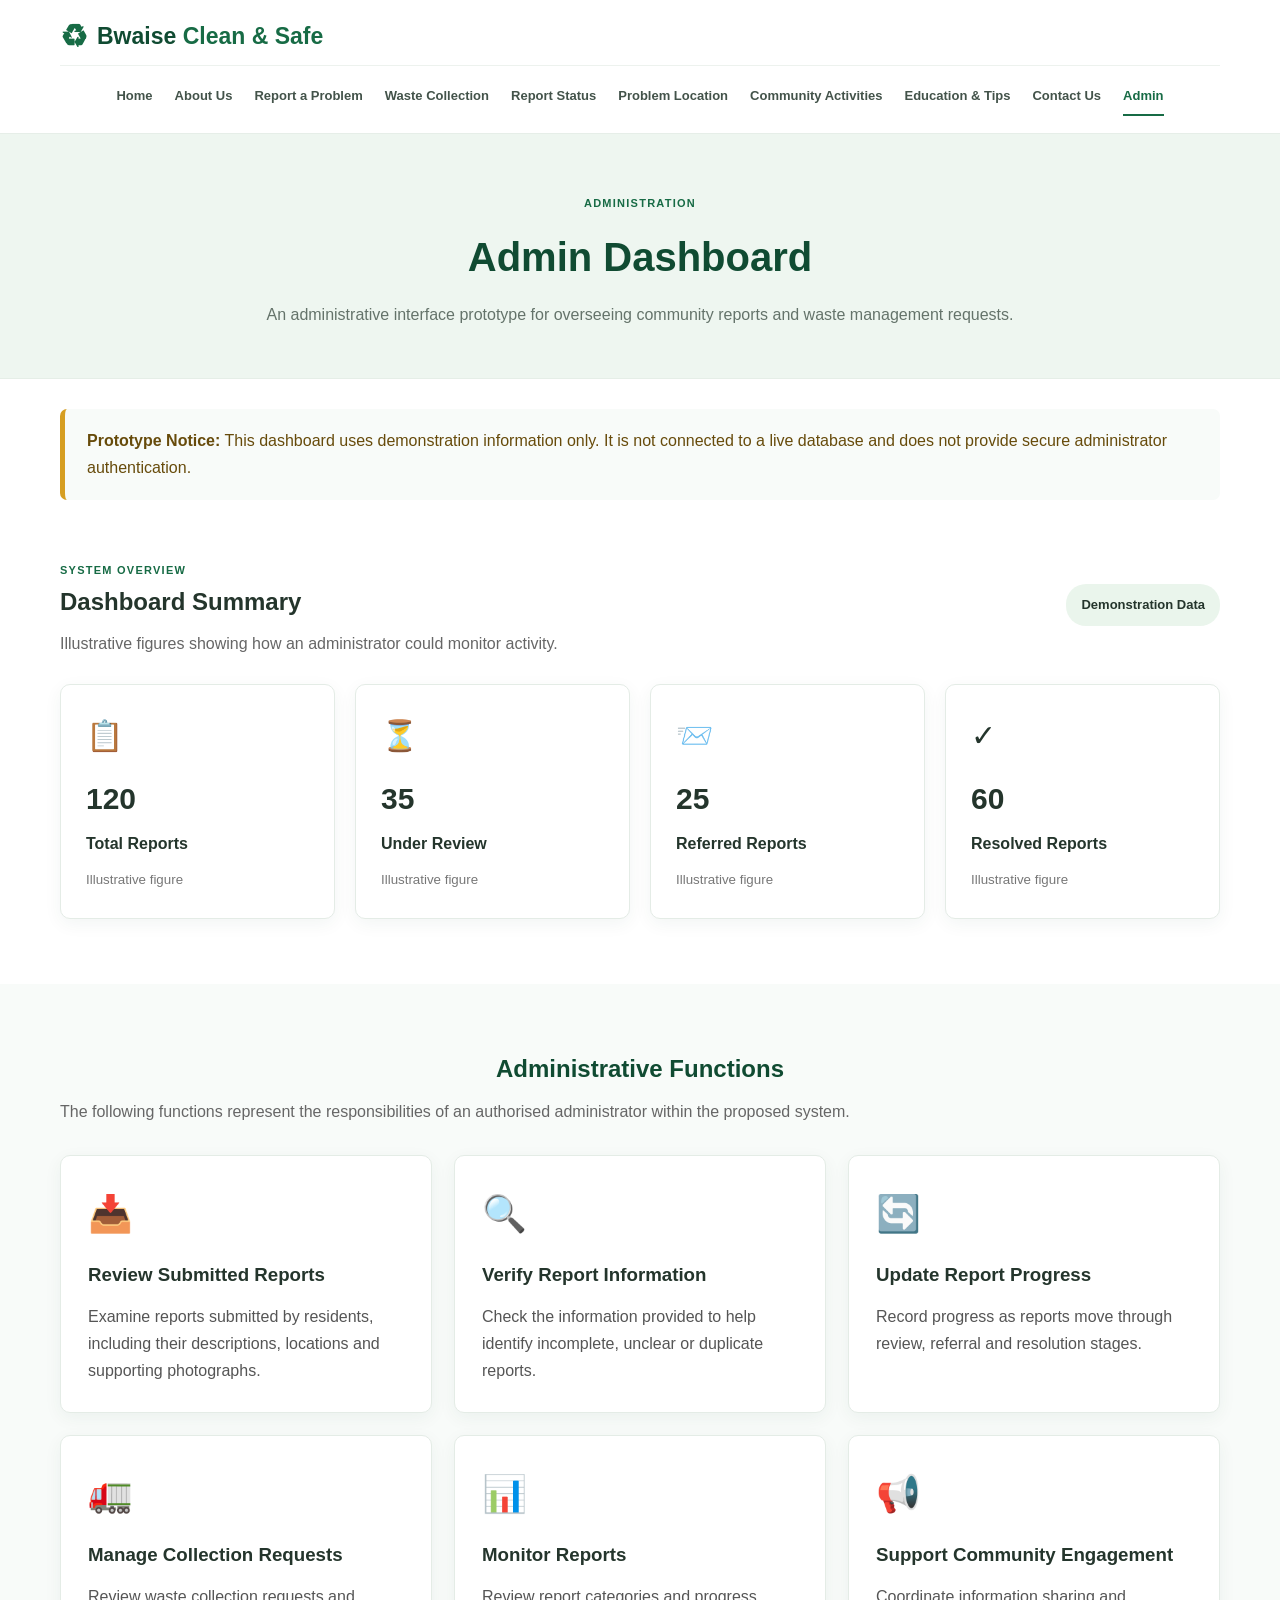
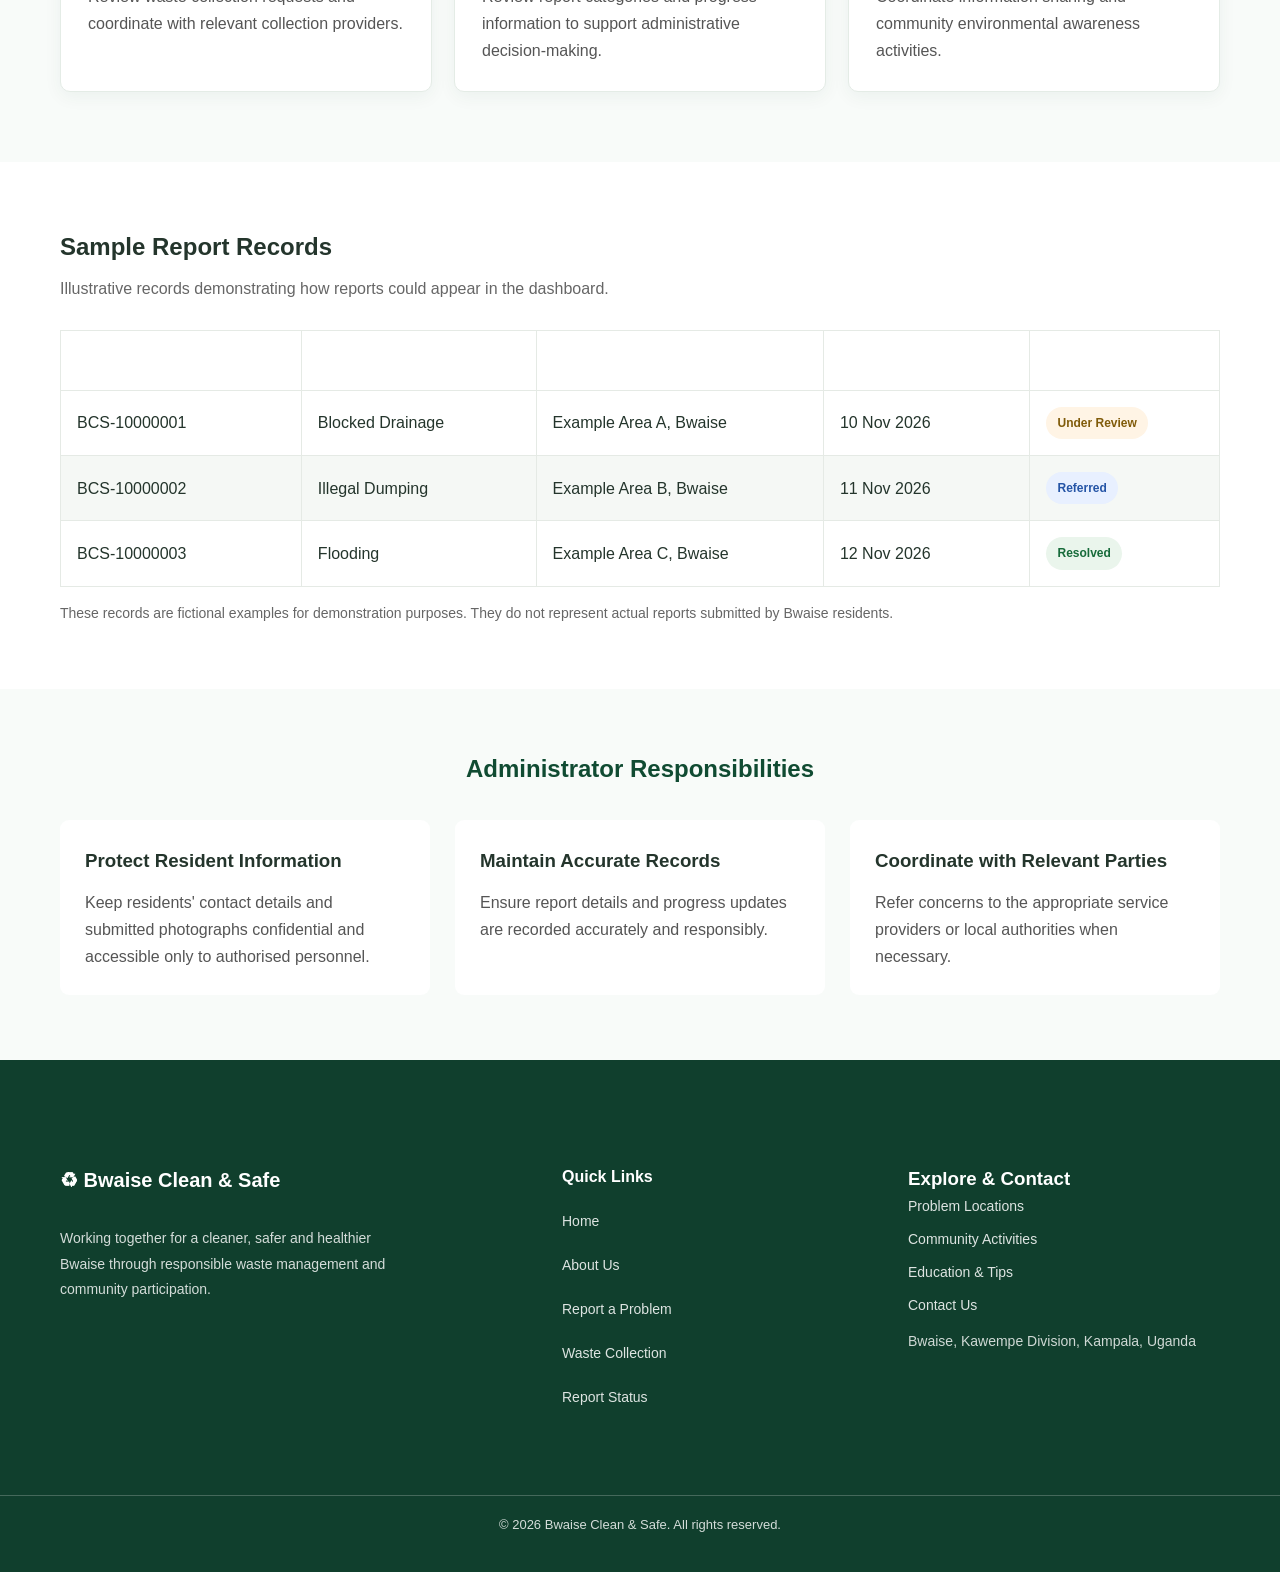
<file: admin.html>
<!DOCTYPE html>
<html lang="en">
<head>
    <meta charset="UTF-8">
    <meta name="viewport" content="width=device-width, initial-scale=1.0">
    <meta name="description" content="Administrative dashboard prototype for the Bwaise Clean & Safe community waste management system.">
    <title>Admin Dashboard | Bwaise Clean & Safe</title>
    <link rel="stylesheet" href="css/style.css">
</head>
<body>

    <header class="site-header">
        <div class="container header-content">
                    <a href="index.html" class="logo">
                <span class="logo-icon">♻</span>
                <span>Bwaise <strong>Clean & Safe</strong></span>
            </a>


            <nav class="main-nav">
                <a href="index.html">Home</a>
                <a href="about.html">About Us</a>
                <a href="report-problem.html">Report a Problem</a>
                <a href="waste-collection.html">Waste Collection</a>
                <a href="report-status.html">Report Status</a>
                <a href="locations.html">Problem Location</a>
                <a href="community.html">Community Activities</a>
                <a href="education.html">Education & Tips</a>
                <a href="contact.html">Contact Us</a>
                <a href="admin.html" class="active">Admin</a>
            </nav>
        </div>
    </header>

    <main>

        <!-- DASHBOARD BANNER -->
        <section class="page-banner admin-banner">
            <div class="container">
                <span class="section-label">ADMINISTRATION</span>
                <h1>Admin Dashboard</h1>
                <p>
                    An administrative interface prototype for overseeing
                    community reports and waste management requests.
                </p>
            </div>
        </section>

        <!-- PROTOTYPE NOTICE -->
        <section class="container admin-notice">
            <strong>Prototype Notice:</strong>
            This dashboard uses demonstration information only.
            It is not connected to a live database and does not provide
            secure administrator authentication.
        </section>

        <!-- DASHBOARD OVERVIEW -->
        <section class="admin-overview container">

            <div class="admin-heading">
                <div>
                    <span class="section-label">SYSTEM OVERVIEW</span>
                    <h2>Dashboard Summary</h2>
                    <p>Illustrative figures showing how an administrator could monitor activity.</p>
                </div>

                <span class="admin-date">Demonstration Data</span>
            </div>

            <div class="admin-stats">

                <div class="admin-stat-card">
                    <span class="stat-icon">📋</span>
                    <h3>120</h3>
                    <p>Total Reports</p>
                    <small>Illustrative figure</small>
                </div>

                <div class="admin-stat-card">
                    <span class="stat-icon">⏳</span>
                    <h3>35</h3>
                    <p>Under Review</p>
                    <small>Illustrative figure</small>
                </div>

                <div class="admin-stat-card">
                    <span class="stat-icon">📨</span>
                    <h3>25</h3>
                    <p>Referred Reports</p>
                    <small>Illustrative figure</small>
                </div>

                <div class="admin-stat-card">
                    <span class="stat-icon">✓</span>
                    <h3>60</h3>
                    <p>Resolved Reports</p>
                    <small>Illustrative figure</small>
                </div>

            </div>
        </section>

        <!-- ADMIN FUNCTIONS -->
        <section class="admin-functions-section">
            <div class="container">

                <h2>Administrative Functions</h2>

                <p class="section-description">
                    The following functions represent the responsibilities
                    of an authorised administrator within the proposed system.
                </p>

                <div class="admin-functions-grid">

                    <article class="admin-function-card">
                        <span>📥</span>
                        <h3>Review Submitted Reports</h3>
                        <p>
                            Examine reports submitted by residents,
                            including their descriptions, locations
                            and supporting photographs.
                        </p>
                    </article>

                    <article class="admin-function-card">
                        <span>🔍</span>
                        <h3>Verify Report Information</h3>
                        <p>
                            Check the information provided to help
                            identify incomplete, unclear or duplicate reports.
                        </p>
                    </article>

                    <article class="admin-function-card">
                        <span>🔄</span>
                        <h3>Update Report Progress</h3>
                        <p>
                            Record progress as reports move through
                            review, referral and resolution stages.
                        </p>
                    </article>

                    <article class="admin-function-card">
                        <span>🚛</span>
                        <h3>Manage Collection Requests</h3>
                        <p>
                            Review waste collection requests and coordinate
                            with relevant collection providers.
                        </p>
                    </article>

                    <article class="admin-function-card">
                        <span>📊</span>
                        <h3>Monitor Reports</h3>
                        <p>
                            Review report categories and progress information
                            to support administrative decision-making.
                        </p>
                    </article>

                    <article class="admin-function-card">
                        <span>📢</span>
                        <h3>Support Community Engagement</h3>
                        <p>
                            Coordinate information sharing and community
                            environmental awareness activities.
                        </p>
                    </article>

                </div>
            </div>
        </section>

        <!-- SAMPLE REPORT TABLE -->
        <section class="admin-reports container">

            <div class="admin-heading">
                <div>
                    <h2>Sample Report Records</h2>
                    <p>Illustrative records demonstrating how reports could appear in the dashboard.</p>
                </div>
            </div>

            <div class="admin-table-wrapper">
                <table class="admin-table">
                    <thead>
                        <tr>
                            <th>Reference Number</th>
                            <th>Problem Category</th>
                            <th>Location</th>
                            <th>Date Submitted</th>
                            <th>Report Status</th>
                        </tr>
                    </thead>

                    <tbody>
                        <tr>
                            <td>BCS-10000001</td>
                            <td>Blocked Drainage</td>
                            <td>Example Area A, Bwaise</td>
                            <td>10 Nov 2026</td>
                            <td><span class="admin-status under-review">Under Review</span></td>
                        </tr>

                        <tr>
                            <td>BCS-10000002</td>
                            <td>Illegal Dumping</td>
                            <td>Example Area B, Bwaise</td>
                            <td>11 Nov 2026</td>
                            <td><span class="admin-status referred">Referred</span></td>
                        </tr>

                        <tr>
                            <td>BCS-10000003</td>
                            <td>Flooding</td>
                            <td>Example Area C, Bwaise</td>
                            <td>12 Nov 2026</td>
                            <td><span class="admin-status resolved">Resolved</span></td>
                        </tr>
                    </tbody>
                </table>
            </div>

            <p class="admin-table-note">
                These records are fictional examples for demonstration purposes.
                They do not represent actual reports submitted by Bwaise residents.
            </p>

        </section>

        <!-- ADMIN RESPONSIBILITIES -->
        <section class="admin-responsibilities">
            <div class="container">
                <h2>Administrator Responsibilities</h2>

                <div class="responsibilities-grid">
                    <div>
                        <h3>Protect Resident Information</h3>
                        <p>
                            Keep residents' contact details and submitted
                            photographs confidential and accessible only
                            to authorised personnel.
                        </p>
                    </div>

                    <div>
                        <h3>Maintain Accurate Records</h3>
                        <p>
                            Ensure report details and progress updates
                            are recorded accurately and responsibly.
                        </p>
                    </div>

                    <div>
                        <h3>Coordinate with Relevant Parties</h3>
                        <p>
                            Refer concerns to the appropriate service
                            providers or local authorities when necessary.
                        </p>
                    </div>
                </div>
            </div>
        </section>

    </main>

    <!-- FOOTER -->
    <footer class="site-footer">
        <div class="container footer-content">
            <div class="footer-about">
                <a href="index.html" class="footer-logo">♻ Bwaise Clean &amp; Safe</a>
                <p>Working together for a cleaner, safer and healthier Bwaise through responsible waste management and community participation.</p>
            </div>
            <div class="footer-links">
                <h3>Quick Links</h3>
                <a href="index.html">Home</a><a href="about.html">About Us</a><a href="report-problem.html">Report a Problem</a><a href="waste-collection.html">Waste Collection</a><a href="report-status.html">Report Status</a>
            </div>
            <div class="footer-contact">
                <h3>Explore &amp; Contact</h3>
                <a href="locations.html">Problem Locations</a><a href="community.html">Community Activities</a><a href="education.html">Education &amp; Tips</a><a href="contact.html">Contact Us</a>
                <p>Bwaise, Kawempe Division, Kampala, Uganda</p>
            </div>
        </div>
        <div class="footer-bottom"><div class="container"><p>&copy; 2026 Bwaise Clean &amp; Safe. All rights reserved.</p></div></div>
    </footer>

</body>
</html>
</file>
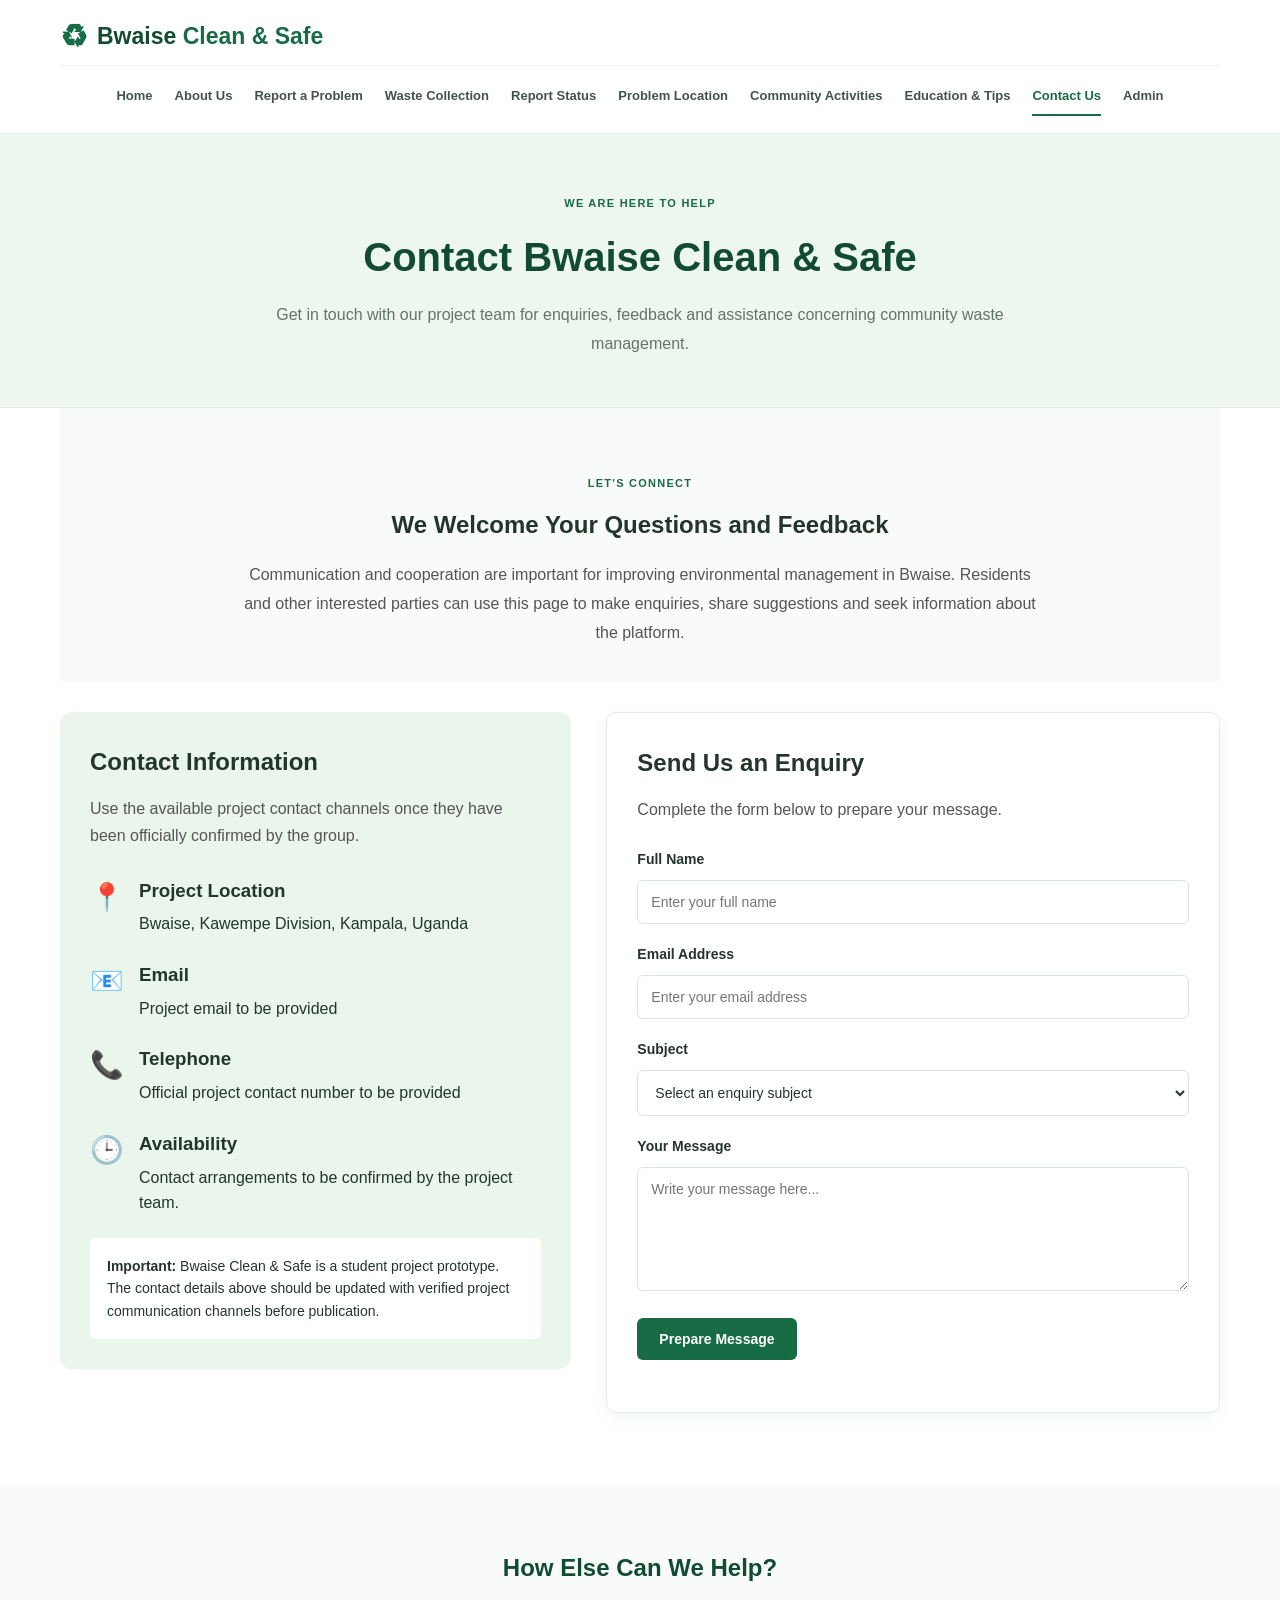
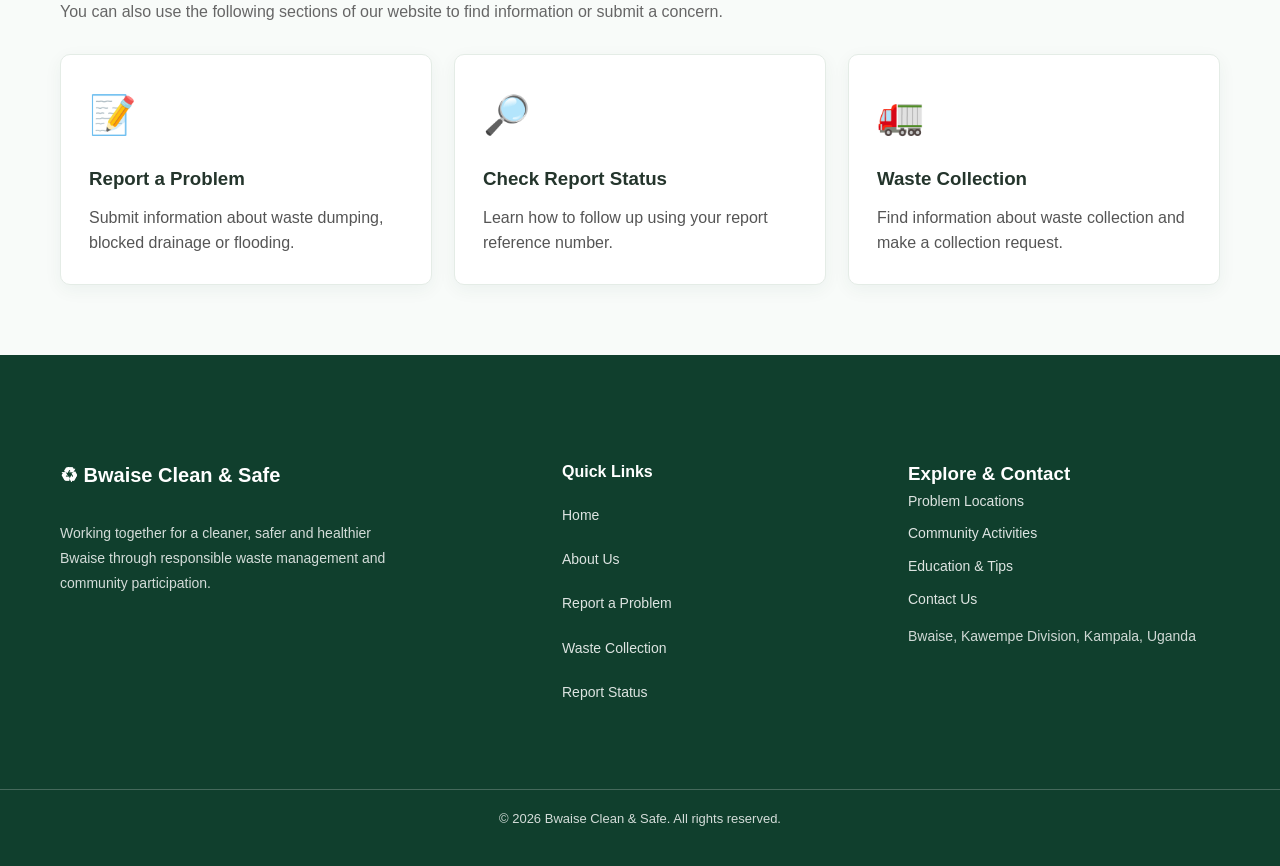
<file: contact.html>
<!DOCTYPE html>
<html lang="en">
<head>
    <meta charset="UTF-8">
    <meta name="viewport" content="width=device-width, initial-scale=1.0">
    <meta name="description" content="Contact Bwaise Clean & Safe for information and assistance about community waste management and environmental reporting.">
    <title>Contact Us | Bwaise Clean & Safe</title>
    <link rel="stylesheet" href="css/style.css">
</head>
<body>

    <header class="site-header">
        <div class="container header-content">
                   <a href="index.html" class="logo">
                <span class="logo-icon">♻</span>
                <span>Bwaise <strong>Clean & Safe</strong></span>
            </a>

            <nav class="main-nav">
                <a href="index.html">Home</a>
                <a href="about.html">About Us</a>
                <a href="report-problem.html">Report a Problem</a>
                <a href="waste-collection.html">Waste Collection</a>
                <a href="report-status.html">Report Status</a>
                <a href="locations.html">Problem Location</a>
                <a href="community.html">Community Activities</a>
                <a href="education.html">Education & Tips</a>
                <a href="contact.html" class="active">Contact Us</a>
                <a href="admin.html">Admin</a>
            </nav>
        </div>
    </header>

    <main>

        <!-- PAGE BANNER -->
        <section class="page-banner">
            <div class="container">
                <span class="section-label">WE ARE HERE TO HELP</span>
                <h1>Contact Bwaise Clean & Safe</h1>
                <p>
                    Get in touch with our project team for enquiries,
                    feedback and assistance concerning community waste management.
                </p>
            </div>
        </section>

        <!-- INTRODUCTION -->
        <section class="contact-intro container">
            <span class="section-label">LET'S CONNECT</span>
            <h2>We Welcome Your Questions and Feedback</h2>
            <p>
                Communication and cooperation are important for improving
                environmental management in Bwaise. Residents and other
                interested parties can use this page to make enquiries,
                share suggestions and seek information about the platform.
            </p>
        </section>

        <!-- CONTACT INFORMATION AND FORM -->
        <section class="contact-section container">

            <div class="contact-information">
                <h2>Contact Information</h2>
                <p>
                    Use the available project contact channels once they
                    have been officially confirmed by the group.
                </p>

                <div class="contact-detail">
                    <span class="contact-icon">📍</span>
                    <div>
                        <h3>Project Location</h3>
                        <p>Bwaise, Kawempe Division, Kampala, Uganda</p>
                    </div>
                </div>

                <div class="contact-detail">
                    <span class="contact-icon">📧</span>
                    <div>
                        <h3>Email</h3>
                        <p>Project email to be provided</p>
                    </div>
                </div>

                <div class="contact-detail">
                    <span class="contact-icon">📞</span>
                    <div>
                        <h3>Telephone</h3>
                        <p>Official project contact number to be provided</p>
                    </div>
                </div>

                <div class="contact-detail">
                    <span class="contact-icon">🕒</span>
                    <div>
                        <h3>Availability</h3>
                        <p>Contact arrangements to be confirmed by the project team.</p>
                    </div>
                </div>

                <div class="contact-notice">
                    <strong>Important:</strong>
                    Bwaise Clean & Safe is a student project prototype.
                    The contact details above should be updated with verified
                    project communication channels before publication.
                </div>
            </div>

            <div class="contact-form-card">
                <h2>Send Us an Enquiry</h2>
                <p>Complete the form below to prepare your message.</p>

                <form id="contactForm">

                    <div class="form-group">
                        <label for="contactName">Full Name</label>
                        <input
                            type="text"
                            id="contactName"
                            name="contactName"
                            placeholder="Enter your full name"
                            required
                        >
                    </div>

                    <div class="form-group">
                        <label for="contactEmail">Email Address</label>
                        <input
                            type="email"
                            id="contactEmail"
                            name="contactEmail"
                            placeholder="Enter your email address"
                            required
                        >
                    </div>

                    <div class="form-group">
                        <label for="contactSubject">Subject</label>
                        <select id="contactSubject" name="contactSubject" required>
                            <option value="">Select an enquiry subject</option>
                            <option value="General Enquiry">General Enquiry</option>
                            <option value="Waste Management">Waste Management</option>
                            <option value="Problem Reporting">Problem Reporting</option>
                            <option value="Report Tracking">Report Tracking</option>
                            <option value="Community Activities">Community Activities</option>
                            <option value="Feedback">Feedback or Suggestions</option>
                            <option value="Other">Other</option>
                        </select>
                    </div>

                    <div class="form-group">
                        <label for="contactMessage">Your Message</label>
                        <textarea
                            id="contactMessage"
                            name="contactMessage"
                            rows="6"
                            placeholder="Write your message here..."
                            required
                        ></textarea>
                    </div>

                    <button type="submit" class="btn btn-primary">
                        Prepare Message
                    </button>

                </form>

                <div id="contactResult" class="contact-result" aria-live="polite"></div>
            </div>

        </section>

        <!-- OTHER SUPPORT OPTIONS -->
        <section class="contact-support">
            <div class="container">
                <h2>How Else Can We Help?</h2>

                <p class="section-description">
                    You can also use the following sections of our website
                    to find information or submit a concern.
                </p>

                <div class="support-grid">

                    <a href="report-problem.html" class="support-card">
                        <span>📝</span>
                        <h3>Report a Problem</h3>
                        <p>Submit information about waste dumping, blocked drainage or flooding.</p>
                    </a>

                    <a href="report-status.html" class="support-card">
                        <span>🔎</span>
                        <h3>Check Report Status</h3>
                        <p>Learn how to follow up using your report reference number.</p>
                    </a>

                    <a href="waste-collection.html" class="support-card">
                        <span>🚛</span>
                        <h3>Waste Collection</h3>
                        <p>Find information about waste collection and make a collection request.</p>
                    </a>

                </div>
            </div>
        </section>

    </main>

    <!-- FOOTER -->
    <footer class="site-footer">
        <div class="container footer-content">
            <div class="footer-about">
                <a href="index.html" class="footer-logo">♻ Bwaise Clean &amp; Safe</a>
                <p>Working together for a cleaner, safer and healthier Bwaise through responsible waste management and community participation.</p>
            </div>
            <div class="footer-links">
                <h3>Quick Links</h3>
                <a href="index.html">Home</a><a href="about.html">About Us</a><a href="report-problem.html">Report a Problem</a><a href="waste-collection.html">Waste Collection</a><a href="report-status.html">Report Status</a>
            </div>
            <div class="footer-contact">
                <h3>Explore &amp; Contact</h3>
                <a href="locations.html">Problem Locations</a><a href="community.html">Community Activities</a><a href="education.html">Education &amp; Tips</a><a href="contact.html">Contact Us</a>
                <p>Bwaise, Kawempe Division, Kampala, Uganda</p>
            </div>
        </div>
        <div class="footer-bottom"><div class="container"><p>&copy; 2026 Bwaise Clean &amp; Safe. All rights reserved.</p></div></div>
    </footer>

    <script src="js/contact.js" defer></script>
</body>
</html>
</file>
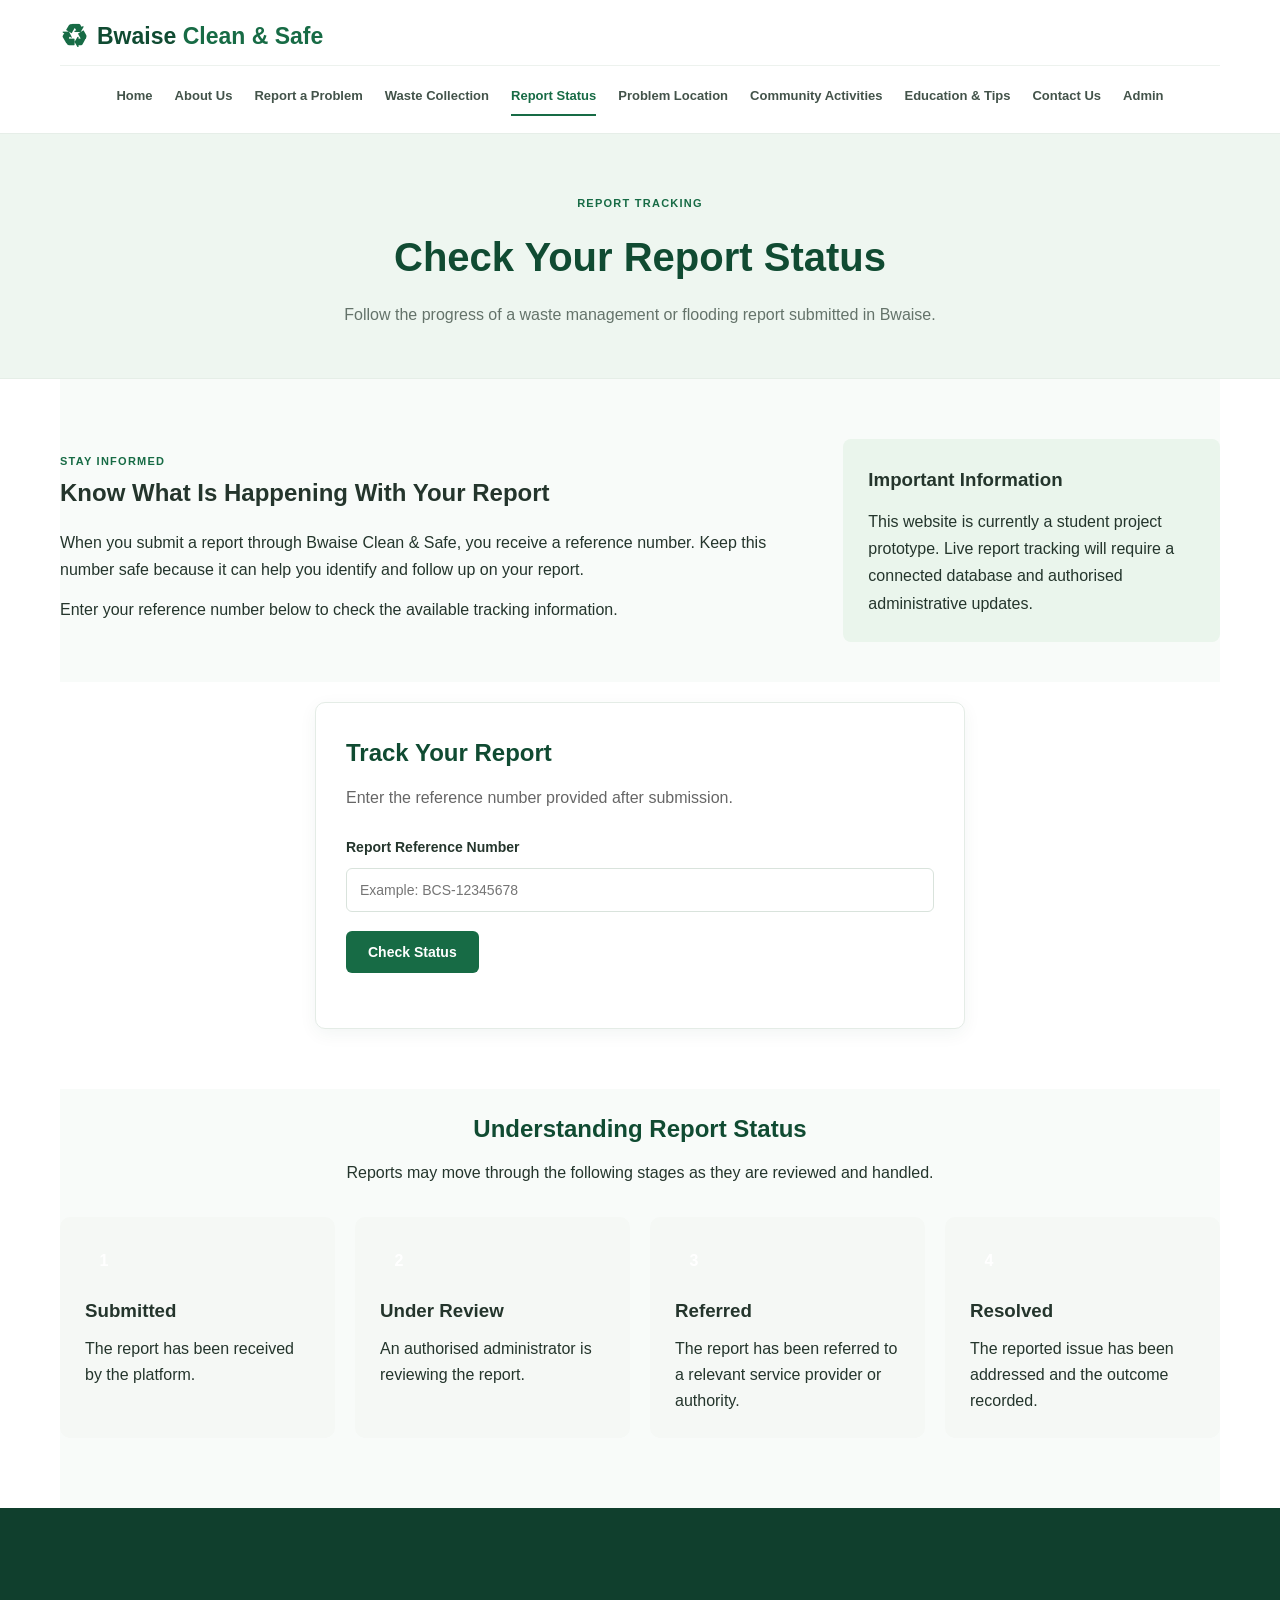
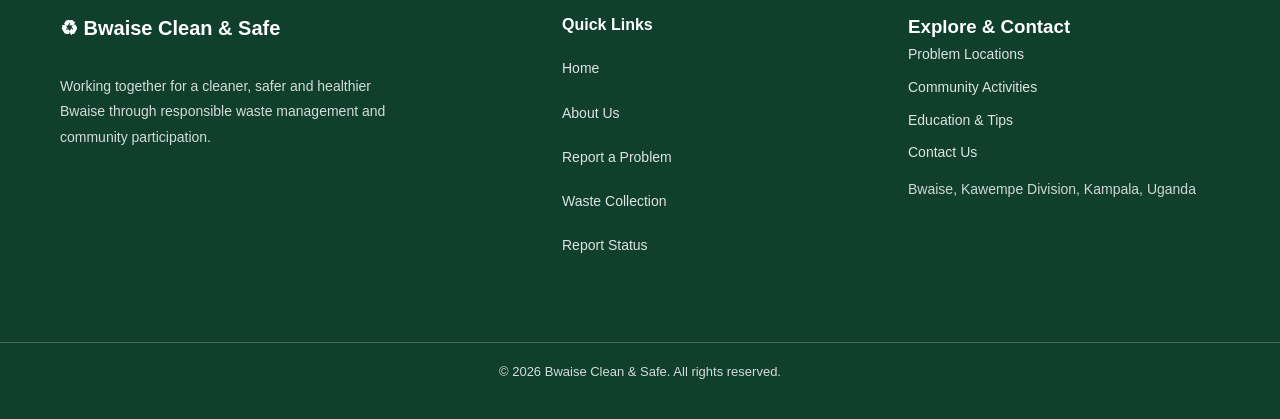
<file: report-status.html>
<!DOCTYPE html>
<html lang="en">
<head>
    <meta charset="UTF-8">
    <meta name="viewport" content="width=device-width, initial-scale=1.0">
    <meta name="description" content="Check the progress of waste management and flooding reports submitted through Bwaise Clean & Safe.">
    <title>Report Status | Bwaise Clean & Safe</title>
    <link rel="stylesheet" href="css/style.css">
</head>
<body>

    <header class="site-header">
        <div class="container header-content">
                    <a href="index.html" class="logo">
                <span class="logo-icon">♻</span>
                <span>Bwaise <strong>Clean & Safe</strong></span>
            </a>


            <nav class="main-nav">
                <a href="index.html">Home</a>
                <a href="about.html">About Us</a>
                <a href="report-problem.html">Report a Problem</a>
                <a href="waste-collection.html">Waste Collection</a>
                <a href="report-status.html" class="active">Report Status</a>
                <a href="locations.html">Problem Location</a>
                <a href="community.html">Community Activities</a>
                <a href="education.html">Education & Tips</a>
                <a href="contact.html">Contact Us</a>
                <a href="admin.html">Admin</a>
            </nav>
        </div>
    </header>

    <main>
        <section class="page-banner">
            <div class="container">
                <span class="section-label">REPORT TRACKING</span>
                <h1>Check Your Report Status</h1>
                <p>Follow the progress of a waste management or flooding report submitted in Bwaise.</p>
            </div>
        </section>

        <section class="status-intro container">
            <div>
                <span class="section-label">STAY INFORMED</span>
                <h2>Know What Is Happening With Your Report</h2>
                <p>
                    When you submit a report through Bwaise Clean & Safe,
                    you receive a reference number. Keep this number safe
                    because it can help you identify and follow up on your report.
                </p>
                <p>
                    Enter your reference number below to check the available
                    tracking information.
                </p>
            </div>

            <div class="status-note">
                <h3>Important Information</h3>
                <p>
                    This website is currently a student project prototype.
                    Live report tracking will require a connected database
                    and authorised administrative updates.
                </p>
            </div>
        </section>

        <section class="status-section container">
            <div class="status-card">
                <h2>Track Your Report</h2>
                <p>Enter the reference number provided after submission.</p>

                <form id="statusForm">
                    <div class="form-group">
                        <label for="referenceNumber">Report Reference Number</label>
                        <input
                            type="text"
                            id="referenceNumber"
                            name="referenceNumber"
                            placeholder="Example: BCS-12345678"
                            required
                        >
                    </div>

                    <button type="submit" class="btn btn-primary">
                        Check Status
                    </button>
                </form>

                <div id="statusResult" class="status-result" aria-live="polite"></div>
            </div>
        </section>

        <section class="status-guide container">
            <h2>Understanding Report Status</h2>
            <p>Reports may move through the following stages as they are reviewed and handled.</p>

            <div class="status-stages">
                <div class="status-stage">
                    <span class="stage-number">1</span>
                    <h3>Submitted</h3>
                    <p>The report has been received by the platform.</p>
                </div>

                <div class="status-stage">
                    <span class="stage-number">2</span>
                    <h3>Under Review</h3>
                    <p>An authorised administrator is reviewing the report.</p>
                </div>

                <div class="status-stage">
                    <span class="stage-number">3</span>
                    <h3>Referred</h3>
                    <p>The report has been referred to a relevant service provider or authority.</p>
                </div>

                <div class="status-stage">
                    <span class="stage-number">4</span>
                    <h3>Resolved</h3>
                    <p>The reported issue has been addressed and the outcome recorded.</p>
                </div>
            </div>
        </section>
    </main>

    <footer class="site-footer">
        <div class="container footer-content">
            <div class="footer-about">
                <a href="index.html" class="footer-logo">♻ Bwaise Clean &amp; Safe</a>
                <p>Working together for a cleaner, safer and healthier Bwaise through responsible waste management and community participation.</p>
            </div>
            <div class="footer-links">
                <h3>Quick Links</h3>
                <a href="index.html">Home</a><a href="about.html">About Us</a><a href="report-problem.html">Report a Problem</a><a href="waste-collection.html">Waste Collection</a><a href="report-status.html">Report Status</a>
            </div>
            <div class="footer-contact">
                <h3>Explore &amp; Contact</h3>
                <a href="locations.html">Problem Locations</a><a href="community.html">Community Activities</a><a href="education.html">Education &amp; Tips</a><a href="contact.html">Contact Us</a>
                <p>Bwaise, Kawempe Division, Kampala, Uganda</p>
            </div>
        </div>
        <div class="footer-bottom"><div class="container"><p>&copy; 2026 Bwaise Clean &amp; Safe. All rights reserved.</p></div></div>
    </footer>

    <script src="js/status.js" defer></script>
</body>
</html>
</file>
<file: css/style.css>
/* 
   BWAiSE CLEAN & SAFE
   Main Website Stylesheet
*/

/* 1. General Settings */

* {
    margin: 0;
    padding: 0;
    box-sizing: border-box;
}

:root {
    --primary-green: #176B45;
    --dark-green: #104B32;
    --light-green: #EAF5EE;
    --white: #FFFFFF;
    --dark-text: #24352C;
    --grey-text: #64736A;
    --light-background: #F7FAF8;
}

html {
    scroll-behavior: smooth;
}

body {
    font-family: Arial, Helvetica, sans-serif;
    color: var(--dark-text);
    line-height: 1.6;
    background-color: var(--white);
}

a {
    text-decoration: none;
    color: inherit;
}

.container {
    width: 90%;
    max-width: 1200px;
    margin: 0 auto;
}

.section-padding {
    padding: 75px 0;
}


/* 2. Header and Navigation */

.site-header {
    background-color: var(--white);
    border-bottom: 1px solid #E5ECE7;
    position: static;
    top: auto;
    z-index: auto;
}

.nav-container {
    min-height: 90px;
    max-width: 1200px;
    margin: 0 auto;
    display: flex;
    align-items: center;
    justify-content: space-between;
    gap: 25px;
}

.logo {
    display: flex;
    align-items: center;
    gap: 8px;
    font-size: 19px;
    font-weight: bold;
    color: var(--dark-green);
    white-space: nowrap;
}

.logo-icon {
    font-size: 27px;
}

.main-nav {
    display: flex;
    align-items: center;
    justify-content: center;
    gap: 16px;
    flex-wrap: wrap;
}

.main-nav a {
    font-size: 12px;
    font-weight: 600;
    color: var(--dark-text);
    transition: color 0.3s ease;
}

.main-nav a:hover,
.main-nav a.active {
    color: var(--primary-green);
}

.nav-button {
    background-color: var(--primary-green);
    color: var(--white);
    padding: 11px 18px;
    border-radius: 6px;
    font-size: 13px;
    font-weight: bold;
    white-space: nowrap;
}

.nav-button:hover {
    background-color: var(--dark-green);
}


/* 3. Hero Section */

.hero {
    background: linear-gradient(120deg, #EAF5EE, #F7FAF8);
    padding: 90px 0;
}

.hero-content {
    display: grid;
    grid-template-columns: 1fr 1fr;
    align-items: center;
    gap: 55px;
}

.eyebrow,
.section-label {
    color: var(--primary-green);
    font-size: 12px;
    font-weight: bold;
    letter-spacing: 1.5px;
}

.hero h1 {
    font-size: 53px;
    line-height: 1.15;
    margin: 20px 0;
    color: var(--dark-green);
}

.hero h1 span {
    color: var(--primary-green);
}

.hero-text > p {
    color: var(--grey-text);
    font-size: 16px;
    max-width: 590px;
    margin-bottom: 28px;
}

.hero-buttons {
    display: flex;
    flex-wrap: wrap;
    gap: 14px;
}

.btn {
    display: inline-block;
    padding: 13px 22px;
    border-radius: 6px;
    font-weight: bold;
    font-size: 14px;
    transition: 0.3s ease;
    text-align: center;
}

.btn-primary {
    background-color: var(--primary-green);
    color: var(--white);
}

.btn-primary:hover {
    background-color: var(--dark-green);
}

.btn-outline {
    border: 1px solid var(--primary-green);
    color: var(--primary-green);
    background-color: transparent;
}

.btn-outline:hover {
    background-color: var(--primary-green);
    color: var(--white);
}

.hero-note {
    color: var(--grey-text);
    font-size: 13px;
    margin-top: 24px;
}

.hero-card {
    background-color: var(--white);
    padding: 38px;
    border-radius: 14px;
    box-shadow: 0 12px 35px rgba(20, 75, 48, 0.08);
    border-top: 5px solid var(--primary-green);
}

.hero-card-icon {
    font-size: 48px;
    margin-bottom: 16px;
}

.hero-card h2 {
    color: var(--dark-green);
    font-size: 25px;
    line-height: 1.3;
    margin-bottom: 15px;
}

.hero-card p {
    color: var(--grey-text);
    font-size: 14px;
    margin-bottom: 22px;
}

.hero-card a {
    color: var(--primary-green);
    font-weight: bold;
    font-size: 14px;
}


/* 4. Introduction Section */

.intro-content {
    display: grid;
    grid-template-columns: 1fr 1.2fr;
    gap: 65px;
    align-items: start;
}

.intro-content h2 {
    color: var(--dark-green);
    font-size: 34px;
    line-height: 1.25;
    margin-top: 15px;
}

.intro-content p {
    color: var(--grey-text);
    margin-bottom: 15px;
}

.text-link {
    display: inline-block;
    color: var(--primary-green);
    font-weight: bold;
    margin-top: 8px;
}


/* 5. Services Section */

.services-section {
    background-color: var(--light-background);
}

.section-heading {
    text-align: center;
    max-width: 650px;
    margin: 0 auto 45px;
}

.section-heading h2 {
    font-size: 35px;
    color: var(--dark-green);
    margin: 12px 0;
}

.section-heading p {
    color: var(--grey-text);
}

.services-grid {
    display: grid;
    grid-template-columns: repeat(3, 1fr);
    gap: 24px;
}

.service-card {
    background-color: var(--white);
    padding: 30px;
    border-radius: 10px;
    border: 1px solid #E7EEE9;
    transition: transform 0.3s ease, box-shadow 0.3s ease;
}

.service-card:hover {
    transform: translateY(-5px);
    box-shadow: 0 12px 25px rgba(20, 75, 48, 0.08);
}

.service-icon {
    width: 55px;
    height: 55px;
    display: flex;
    justify-content: center;
    align-items: center;
    border-radius: 10px;
    background-color: var(--light-green);
    font-size: 27px;
    margin-bottom: 20px;
}

.service-card h3 {
    color: var(--dark-green);
    font-size: 19px;
    margin-bottom: 12px;
}

.service-card p {
    color: var(--grey-text);
    font-size: 14px;
    margin-bottom: 20px;
}

.service-card a {
    color: var(--primary-green);
    font-weight: bold;
    font-size: 13px;
}


/* 6. Call to Action */

.cta-section {
    background-color: var(--primary-green);
    padding: 55px 0;
}

.cta-content {
    display: flex;
    justify-content: space-between;
    align-items: center;
    gap: 30px;
}

.cta-content .section-label {
    color: #D5F0DE;
}

.cta-content h2 {
    color: var(--white);
    font-size: 30px;
    margin: 10px 0;
}

.cta-content p {
    color: #E2F1E7;
    max-width: 650px;
}

.btn-light {
    background-color: var(--white);
    color: var(--dark-green);
    white-space: nowrap;
}

.btn-light:hover {
    background-color: var(--light-green);
}


/* 7. Footer */

.site-footer {
    background-color: #103A29;
    color: var(--white);
}

.footer-content {
    display: grid;
    grid-template-columns: 1.5fr 1fr 1fr;
    gap: 55px;
    padding-top: 55px;
    padding-bottom: 45px;
}

.footer-logo {
    font-size: 20px;
    font-weight: bold;
}

.footer-about p {
    color: #C5D6CC;
    font-size: 14px;
    margin-top: 15px;
    max-width: 350px;
}

.footer-links {
    display: flex;
    flex-direction: column;
    gap: 10px;
}

.footer-links h3 {
    font-size: 16px;
    margin-bottom: 8px;
}

.footer-links a {
    color: #C5D6CC;
    font-size: 13px;
}

.footer-links a:hover {
    color: var(--white);
}

.footer-bottom {
    border-top: 1px solid rgba(255, 255, 255, 0.15);
    padding: 18px 0;
    text-align: center;
}

.footer-bottom p {
    color: #C5D6CC;
    font-size: 12px;
}


/* 8. Responsive Design */

@media (max-width: 1050px) {

    .nav-container {
        flex-wrap: wrap;
        padding: 18px 0;
    }

    .main-nav {
        order: 3;
        width: 100%;
    }

    .hero h1 {
        font-size: 43px;
    }
}

@media (max-width: 768px) {

    .hero {
        padding: 60px 0;
    }

    .hero-content,
    .intro-content {
        grid-template-columns: 1fr;
        gap: 35px;
    }

    .hero h1 {
        font-size: 38px;
    }

    .services-grid {
        grid-template-columns: repeat(2, 1fr);
    }

    .cta-content {
        flex-direction: column;
        align-items: flex-start;
    }

    .footer-content {
        grid-template-columns: 1fr 1fr;
    }
}

@media (max-width: 520px) {

    .container {
        width: 92%;
    }

    .main-nav {
        justify-content: flex-start;
        gap: 12px;
    }

    .main-nav a {
        font-size: 11px;
    }

    .hero h1 {
        font-size: 33px;
    }

    .hero-buttons {
        flex-direction: column;
    }

    .services-grid,
    .footer-content {
        grid-template-columns: 1fr;
    }

    .intro-content h2,
    .section-heading h2 {
        font-size: 28px;
    }

    .hero-card {
        padding: 25px;
    }
}

/* =====================================
   ABOUT US PAGE
===================================== */

.page-banner {
    background: linear-gradient(120deg, #EAF5EE, #F7FAF8);
    padding: 65px 0;
    text-align: center;
}

.page-banner h1 {
    color: var(--dark-green);
    font-size: 42px;
    margin: 12px 0;
}

.page-banner p {
    color: var(--grey-text);
    max-width: 650px;
    margin: 0 auto;
}

.breadcrumb {
    margin-top: 20px;
    color: var(--grey-text);
    font-size: 13px;
}

.breadcrumb a {
    color: var(--primary-green);
    font-weight: bold;
}

.about-intro {
    display: grid;
    grid-template-columns: 0.85fr 1.15fr;
    align-items: center;
    gap: 55px;
}

.about-highlight {
    background: var(--primary-green);
    color: var(--white);
    border-radius: 14px;
    padding: 45px 35px;
    text-align: center;
}

.about-highlight span {
    font-size: 55px;
}

.about-highlight h2 {
    margin: 18px 0;
    font-size: 27px;
}

.about-highlight p {
    color: #E2F1E7;
}

.about-description h2 {
    color: var(--dark-green);
    font-size: 32px;
    line-height: 1.3;
    margin: 12px 0 20px;
}

.about-description p {
    color: var(--grey-text);
    margin-bottom: 15px;
}

.mission-section {
    background: var(--light-background);
}

.mission-grid {
    display: grid;
    grid-template-columns: repeat(2, 1fr);
    gap: 25px;
}

.mission-card {
    background: var(--white);
    padding: 35px;
    border-radius: 10px;
    border: 1px solid #E7EEE9;
}

.mission-card h3 {
    color: var(--dark-green);
    font-size: 23px;
    margin-bottom: 12px;
}

.mission-card p {
    color: var(--grey-text);
}

.objectives-grid {
    display: grid;
    grid-template-columns: repeat(3, 1fr);
    gap: 22px;
}

.objective-card {
    padding: 25px;
    background: var(--white);
    border: 1px solid #E7EEE9;
    border-radius: 10px;
}

.objective-card > span {
    color: var(--primary-green);
    font-size: 27px;
    font-weight: bold;
}

.objective-card h3 {
    color: var(--dark-green);
    font-size: 18px;
    margin: 12px 0;
}

.objective-card p {
    color: var(--grey-text);
    font-size: 14px;
}

@media (max-width: 768px) {
    .about-intro,
    .mission-grid {
        grid-template-columns: 1fr;
    }

    .objectives-grid {
        grid-template-columns: repeat(2, 1fr);
    }

    .page-banner h1 {
        font-size: 34px;
    }
}

@media (max-width: 520px) {
    .objectives-grid {
        grid-template-columns: 1fr;
    }

    .about-description h2 {
        font-size: 27px;
    }
}

/* =====================================
   REPORT A PROBLEM PAGE
===================================== */

.report-section {
    background: var(--light-background);
}

.report-layout {
    display: grid;
    grid-template-columns: 0.85fr 1.15fr;
    gap: 45px;
    align-items: start;
}

.report-information h2 {
    color: var(--dark-green);
    font-size: 32px;
    line-height: 1.3;
    margin: 15px 0;
}

.report-information > p {
    color: var(--grey-text);
    margin-bottom: 20px;
}

.report-info-card {
    background: var(--white);
    padding: 25px;
    border-radius: 10px;
    border: 1px solid #E7EEE9;
    margin: 22px 0;
}

.report-info-card h3 {
    color: var(--dark-green);
    margin-bottom: 15px;
}

.report-info-card ul {
    padding-left: 20px;
    color: var(--grey-text);
}

.report-info-card li {
    margin-bottom: 9px;
}

.assistance-card {
    border-left: 4px solid var(--primary-green);
}

.assistance-card p {
    color: var(--grey-text);
    font-size: 14px;
}

.privacy-note {
    background: var(--light-green);
    padding: 17px;
    border-radius: 8px;
    font-size: 13px;
}

.report-form-card {
    background: var(--white);
    padding: 35px;
    border-radius: 12px;
    box-shadow: 0 8px 30px rgba(20, 75, 48, 0.06);
}

.form-heading {
    margin-bottom: 25px;
}

.form-heading h2 {
    color: var(--dark-green);
    font-size: 25px;
    margin-bottom: 6px;
}

.form-heading p {
    color: var(--grey-text);
    font-size: 13px;
}

.form-group {
    margin-bottom: 19px;
}

.form-group label {
    display: block;
    color: var(--dark-text);
    font-weight: bold;
    font-size: 14px;
    margin-bottom: 8px;
}

.form-group input,
.form-group select,
.form-group textarea {
    width: 100%;
    padding: 13px;
    border: 1px solid #D9E3DC;
    border-radius: 6px;
    font-family: inherit;
    font-size: 14px;
    background: var(--white);
    color: var(--dark-text);
}

.form-group input:focus,
.form-group select:focus,
.form-group textarea:focus {
    outline: 2px solid var(--primary-green);
    outline-offset: 1px;
}

.form-group textarea {
    resize: vertical;
}

.form-row {
    display: grid;
    grid-template-columns: 1fr 1fr;
    gap: 15px;
}

.form-hint {
    color: var(--grey-text);
    font-size: 12px;
    margin-top: -10px;
    margin-bottom: 18px;
}

.form-notice {
    background: var(--light-green);
    padding: 16px;
    border-radius: 7px;
    font-size: 13px;
    color: var(--dark-text);
    margin: 20px 0;
}

.submit-report-btn {
    width: 100%;
    border: none;
    cursor: pointer;
}

.report-success {
    text-align: center;
    padding: 25px 5px;
}

.success-icon {
    width: 65px;
    height: 65px;
    background: var(--light-green);
    color: var(--primary-green);
    font-size: 38px;
    border-radius: 50%;
    display: flex;
    align-items: center;
    justify-content: center;
    margin: 0 auto 20px;
}

.report-success h2 {
    color: var(--dark-green);
    margin-bottom: 10px;
}

.report-success > p {
    color: var(--grey-text);
    font-size: 14px;
}

.reference-details {
    background: var(--light-background);
    padding: 22px;
    border-radius: 8px;
    margin: 22px 0;
}

.reference-details p {
    color: var(--grey-text);
    font-size: 13px;
    margin-bottom: 5px;
}

.reference-details strong {
    display: block;
    color: var(--primary-green);
    font-size: 17px;
    margin-bottom: 17px;
    overflow-wrap: anywhere;
}

.reference-details strong:last-child {
    margin-bottom: 0;
}

.demo-warning {
    background: #FFF5DF;
    color: #785A16 !important;
    padding: 13px;
    border-radius: 6px;
    margin-bottom: 20px;
    font-size: 12px !important;
}

.report-success .btn {
    cursor: pointer;
}

[hidden] {
    display: none !important;
}

@media (max-width: 768px) {
    .report-layout {
        grid-template-columns: 1fr;
    }

    .report-form-card {
        padding: 25px;
    }
}

@media (max-width: 520px) {
    .form-row {
        grid-template-columns: 1fr;
        gap: 0;
    }

    .report-information h2 {
        font-size: 27px;
    }

    .form-heading h2 {
        font-size: 22px;
    }
}

/* =====================================
   WASTE COLLECTION PAGE
===================================== */

.waste-intro {
    display: grid;
    grid-template-columns: 1.15fr 0.85fr;
    gap: 50px;
    align-items: center;
}

.waste-intro h2 {
    color: var(--dark-green);
    font-size: 34px;
    line-height: 1.3;
    margin: 15px 0;
}

.waste-intro p {
    color: var(--grey-text);
    margin-bottom: 16px;
}

.waste-intro-card {
    background: var(--light-green);
    padding: 40px 30px;
    border-radius: 13px;
    text-align: center;
}

.waste-large-icon {
    font-size: 65px;
    margin-bottom: 15px;
}

.waste-intro-card h3 {
    color: var(--dark-green);
    font-size: 24px;
    margin-bottom: 12px;
}

.waste-intro-card p {
    font-size: 14px;
}

.waste-practices {
    background: var(--light-background);
}

.collection-layout {
    display: grid;
    grid-template-columns: 0.85fr 1.15fr;
    align-items: start;
    gap: 45px;
}

.collection-info h2 {
    color: var(--dark-green);
    font-size: 32px;
    line-height: 1.3;
    margin: 15px 0;
}

.collection-info > p {
    color: var(--grey-text);
    margin-bottom: 20px;
}

.collection-form-card {
    background: var(--white);
    padding: 35px;
    border-radius: 12px;
    box-shadow: 0 8px 30px rgba(20, 75, 48, 0.06);
}

@media (max-width: 768px) {
    .waste-intro,
    .collection-layout {
        grid-template-columns: 1fr;
    }

    .collection-form-card {
        padding: 25px;
    }

    .waste-intro h2,
    .collection-info h2 {
        font-size: 28px;
    }
}

/* REPORT STATUS PAGE */

.status-intro {
    display: grid;
    grid-template-columns: 2fr 1fr;
    gap: 30px;
    align-items: center;
    padding-top: 60px;
    padding-bottom: 40px;
}

.status-intro h2 {
    margin-bottom: 15px;
    color: var(--dark);
}

.status-intro p {
    line-height: 1.7;
    margin-bottom: 12px;
}

.status-note {
    background: #eaf5ec;
    border-left: 5px solid var(--primary);
    padding: 25px;
    border-radius: 8px;
}

.status-note h3 {
    margin-bottom: 12px;
    color: var(--primary);
}

.status-note p {
    margin-bottom: 0;
}

.status-section {
    padding-top: 20px;
    padding-bottom: 60px;
}

.status-card {
    max-width: 650px;
    margin: auto;
    background: #ffffff;
    padding: 35px;
    border-radius: 12px;
    box-shadow: 0 5px 20px rgba(0, 0, 0, 0.08);
}

.status-card h2 {
    margin-bottom: 10px;
}

.status-card > p {
    margin-bottom: 25px;
    color: #666;
}

.status-card .btn {
    border: none;
    cursor: pointer;
}

.status-result {
    margin-top: 25px;
}

.status-demo-message {
    background: #fff8e6;
    border-left: 5px solid #d69e22;
    padding: 20px;
    border-radius: 6px;
    line-height: 1.7;
}

.status-demo-message h3 {
    margin-bottom: 10px;
    color: #805b0a;
}

.status-demo-message p {
    margin-bottom: 10px;
}

.status-error {
    color: #b42318;
    font-weight: 600;
}

.status-guide {
    padding-top: 20px;
    padding-bottom: 70px;
    text-align: center;
}

.status-guide > p {
    margin-top: 10px;
    margin-bottom: 30px;
}

.status-stages {
    display: grid;
    grid-template-columns: repeat(4, 1fr);
    gap: 20px;
    text-align: left;
}

.status-stage {
    background: #f5f8f5;
    padding: 25px;
    border-radius: 10px;
}

.stage-number {
    display: inline-flex;
    width: 38px;
    height: 38px;
    align-items: center;
    justify-content: center;
    background: var(--primary);
    color: #ffffff;
    border-radius: 50%;
    font-weight: bold;
    margin-bottom: 15px;
}

.status-stage h3 {
    margin-bottom: 10px;
    color: var(--dark);
}

.status-stage p {
    line-height: 1.6;
}

@media (max-width: 768px) {
    .status-intro {
        grid-template-columns: 1fr;
    }

    .status-stages {
        grid-template-columns: repeat(2, 1fr);
    }

    .status-card {
        padding: 25px 20px;
    }
}

@media (max-width: 480px) {
    .status-stages {
        grid-template-columns: 1fr;
    }
}

/* PROBLEM LOCATIONS PAGE */

.locations-intro {
    display: grid;
    grid-template-columns: 2fr 1fr;
    gap: 30px;
    align-items: center;
    padding-top: 60px;
    padding-bottom: 50px;
}

.locations-intro h2 {
    margin-bottom: 15px;
    color: var(--dark);
}

.locations-intro p {
    line-height: 1.7;
    margin-bottom: 12px;
}

.locations-highlight {
    background: #eaf5ec;
    padding: 28px;
    border-radius: 10px;
    border-left: 5px solid var(--primary);
}

.locations-highlight h3 {
    color: var(--primary);
    margin-bottom: 12px;
}

.locations-highlight p {
    margin-bottom: 20px;
}

.location-categories {
    padding-top: 30px;
    padding-bottom: 65px;
    text-align: center;
}

.section-description {
    color: #666;
    margin-top: 10px;
    margin-bottom: 30px;
    line-height: 1.6;
}

.location-grid {
    display: grid;
    grid-template-columns: repeat(4, 1fr);
    gap: 20px;
    text-align: left;
}

.location-card {
    background: #ffffff;
    border: 1px solid #e5eae5;
    padding: 25px;
    border-radius: 10px;
    box-shadow: 0 4px 12px rgba(0, 0, 0, 0.05);
}

.location-icon {
    font-size: 35px;
    margin-bottom: 15px;
}

.location-card h3 {
    color: var(--dark);
    margin-bottom: 12px;
}

.location-card p {
    line-height: 1.6;
    margin-bottom: 18px;
    color: #555;
}

.problem-tag {
    display: inline-block;
    background: #eaf5ec;
    color: var(--primary);
    padding: 6px 12px;
    border-radius: 20px;
    font-size: 13px;
    font-weight: 600;
}

.location-directory {
    background: #f5f8f5;
    padding-top: 60px;
    padding-bottom: 60px;
}

.location-directory h2 {
    text-align: center;
}

.directory-table-wrapper {
    overflow-x: auto;
}

.location-table {
    width: 100%;
    border-collapse: collapse;
    background: #ffffff;
    text-align: left;
}

.location-table th,
.location-table td {
    padding: 16px;
    border: 1px solid #e1e7e1;
    line-height: 1.5;
}

.location-table th {
    background: var(--primary);
    color: #ffffff;
}

.location-table tbody tr:nth-child(even) {
    background: #f8faf8;
}

.directory-note {
    margin-top: 18px;
    font-size: 14px;
    line-height: 1.6;
    color: #666;
}

.location-cta {
    text-align: center;
    padding-top: 65px;
    padding-bottom: 65px;
}

.location-cta h2 {
    margin-bottom: 15px;
}

.location-cta p {
    margin-bottom: 25px;
    line-height: 1.7;
}

@media (max-width: 900px) {
    .location-grid {
        grid-template-columns: repeat(2, 1fr);
    }
}

@media (max-width: 768px) {
    .locations-intro {
        grid-template-columns: 1fr;
    }
}

@media (max-width: 480px) {
    .location-grid {
        grid-template-columns: 1fr;
    }

    .location-card {
        padding: 20px;
    }

    .location-table th,
    .location-table td {
        padding: 12px;
        font-size: 14px;
    }
}

/* COMMUNITY ACTIVITIES PAGE */

.community-intro {
    display: grid;
    grid-template-columns: 2fr 1fr;
    gap: 35px;
    align-items: center;
    padding-top: 60px;
    padding-bottom: 60px;
}

.community-intro h2 {
    margin-bottom: 15px;
    color: var(--dark);
}

.community-intro p {
    line-height: 1.8;
    margin-bottom: 15px;
}

.community-highlight {
    background: #eaf5ec;
    padding: 35px 28px;
    border-radius: 12px;
    border-bottom: 5px solid var(--primary);
    text-align: center;
}

.community-highlight-icon {
    font-size: 50px;
    margin-bottom: 15px;
}

.community-highlight h3 {
    color: var(--primary);
    margin-bottom: 12px;
}

.community-highlight p {
    line-height: 1.7;
    margin-bottom: 0;
}

.community-activities {
    background: #f5f8f5;
    padding-top: 65px;
    padding-bottom: 70px;
}

.community-activities h2,
.community-benefits h2 {
    text-align: center;
}

.activities-grid {
    display: grid;
    grid-template-columns: repeat(3, 1fr);
    gap: 25px;
}

.activity-card {
    background: #ffffff;
    padding: 28px;
    border-radius: 10px;
    border: 1px solid #e5eae5;
    box-shadow: 0 4px 12px rgba(0, 0, 0, 0.04);
    transition: transform 0.3s ease;
}

.activity-card:hover {
    transform: translateY(-5px);
}

.activity-icon {
    font-size: 38px;
    margin-bottom: 18px;
}

.activity-card h3 {
    color: var(--dark);
    margin-bottom: 12px;
}

.activity-card p {
    color: #555;
    line-height: 1.7;
    margin-bottom: 18px;
}

.activity-category {
    display: inline-block;
    background: #eaf5ec;
    color: var(--primary);
    padding: 6px 12px;
    border-radius: 20px;
    font-size: 12px;
    font-weight: 600;
}

.community-benefits {
    padding-top: 65px;
    padding-bottom: 70px;
}

.benefits-grid {
    display: grid;
    grid-template-columns: repeat(2, 1fr);
    gap: 25px;
}

.benefit-item {
    display: flex;
    gap: 15px;
    align-items: flex-start;
    padding: 20px;
    background: #f5f8f5;
    border-radius: 9px;
}

.benefit-item > span {
    display: flex;
    align-items: center;
    justify-content: center;
    min-width: 30px;
    height: 30px;
    background: var(--primary);
    color: #ffffff;
    border-radius: 50%;
    font-weight: bold;
}

.benefit-item h3 {
    margin-bottom: 8px;
    color: var(--dark);
}

.benefit-item p {
    line-height: 1.6;
    color: #555;
}

.community-cta {
    background: #eaf5ec;
    text-align: center;
    padding-top: 65px;
    padding-bottom: 65px;
}

.community-cta h2 {
    margin-bottom: 15px;
    color: var(--dark);
}

.community-cta p {
    max-width: 750px;
    margin: 0 auto 25px;
    line-height: 1.8;
}

.community-cta-buttons {
    display: flex;
    justify-content: center;
    flex-wrap: wrap;
    gap: 15px;
}

@media (max-width: 900px) {
    .activities-grid {
        grid-template-columns: repeat(2, 1fr);
    }
}

@media (max-width: 768px) {
    .community-intro {
        grid-template-columns: 1fr;
    }

    .benefits-grid {
        grid-template-columns: 1fr;
    }
}

@media (max-width: 480px) {
    .activities-grid {
        grid-template-columns: 1fr;
    }

    .activity-card {
        padding: 22px;
    }

    .community-cta-buttons {
        flex-direction: column;
        align-items: stretch;
    }
}

/* EDUCATION AND TIPS PAGE */

.education-intro {
    display: grid;
    grid-template-columns: 2fr 1fr;
    gap: 35px;
    align-items: center;
    padding-top: 60px;
    padding-bottom: 60px;
}

.education-intro h2 {
    margin-bottom: 15px;
    color: var(--dark);
}

.education-intro p {
    line-height: 1.8;
    margin-bottom: 15px;
}

.education-highlight {
    background: #eaf5ec;
    padding: 35px;
    border-radius: 12px;
    text-align: center;
    border-bottom: 5px solid var(--primary);
}

.education-highlight-icon {
    display: block;
    font-size: 50px;
    margin-bottom: 15px;
}

.education-highlight h3 {
    color: var(--primary);
    margin-bottom: 12px;
}

.education-highlight p {
    line-height: 1.7;
    margin-bottom: 0;
}

.education-topics {
    background: #f5f8f5;
    padding-top: 65px;
    padding-bottom: 70px;
}

.education-topics h2,
.drainage-education h2,
.hygiene-section h2 {
    text-align: center;
}

.education-grid {
    display: grid;
    grid-template-columns: repeat(4, 1fr);
    gap: 20px;
}

.education-card {
    background: #ffffff;
    padding: 25px;
    border-radius: 10px;
    border: 1px solid #e5eae5;
    box-shadow: 0 4px 12px rgba(0, 0, 0, 0.04);
}

.education-icon {
    font-size: 38px;
    margin-bottom: 15px;
}

.education-card h3 {
    color: var(--dark);
    margin-bottom: 12px;
}

.education-card p {
    color: #555;
    line-height: 1.7;
}

.drainage-education {
    padding-top: 65px;
    padding-bottom: 70px;
}

.drainage-content {
    display: grid;
    grid-template-columns: 2fr 1fr;
    gap: 30px;
    align-items: start;
}

.drainage-text h3 {
    margin-bottom: 20px;
}

.education-list {
    padding-left: 22px;
    margin-bottom: 25px;
}

.education-list li {
    padding-left: 5px;
    margin-bottom: 14px;
    line-height: 1.6;
}

.drainage-warning {
    background: #fff4e5;
    border-left: 5px solid #d69e22;
    padding: 28px;
    border-radius: 8px;
}

.drainage-warning > span {
    font-size: 38px;
}

.drainage-warning h3 {
    color: #805b0a;
    margin: 12px 0;
}

.drainage-warning p {
    line-height: 1.7;
    margin-bottom: 12px;
}

.hygiene-section {
    background: #f5f8f5;
    padding-top: 65px;
    padding-bottom: 70px;
}

.hygiene-grid {
    display: grid;
    grid-template-columns: repeat(4, 1fr);
    gap: 20px;
}

.hygiene-card {
    background: #ffffff;
    padding: 25px;
    border-radius: 10px;
    text-align: center;
}

.hygiene-card > span {
    font-size: 38px;
    display: block;
    margin-bottom: 15px;
}

.hygiene-card h3 {
    margin-bottom: 12px;
    color: var(--dark);
}

.hygiene-card p {
    color: #555;
    line-height: 1.7;
}

.quick-reminders {
    padding-top: 65px;
    padding-bottom: 65px;
}

.quick-reminders h2 {
    text-align: center;
    margin-bottom: 25px;
}

.reminders-list {
    max-width: 750px;
    margin: auto;
}

.reminders-list p {
    padding: 13px 18px;
    margin-bottom: 12px;
    background: #eaf5ec;
    border-radius: 7px;
    line-height: 1.6;
}

.education-cta {
    background: #eaf5ec;
    text-align: center;
    padding-top: 65px;
    padding-bottom: 65px;
}

.education-cta h2 {
    margin-bottom: 15px;
    color: var(--dark);
}

.education-cta p {
    max-width: 750px;
    margin: 0 auto 25px;
    line-height: 1.8;
}

.education-buttons {
    display: flex;
    justify-content: center;
    flex-wrap: wrap;
    gap: 15px;
}

@media (max-width: 900px) {
    .education-grid,
    .hygiene-grid {
        grid-template-columns: repeat(2, 1fr);
    }
}

@media (max-width: 768px) {
    .education-intro,
    .drainage-content {
        grid-template-columns: 1fr;
    }
}

@media (max-width: 480px) {
    .education-grid,
    .hygiene-grid {
        grid-template-columns: 1fr;
    }

    .education-card,
    .hygiene-card {
        padding: 22px;
    }

    .education-buttons {
        flex-direction: column;
        align-items: stretch;
    }
}

/* CONTACT US PAGE */

.contact-intro {
    text-align: center;
    padding-top: 60px;
    padding-bottom: 35px;
}

.contact-intro h2 {
    margin-top: 10px;
    margin-bottom: 15px;
    color: var(--dark);
}

.contact-intro p {
    max-width: 800px;
    margin: auto;
    line-height: 1.8;
    color: #555;
}

.contact-section {
    display: grid;
    grid-template-columns: 1fr 1.2fr;
    gap: 35px;
    padding-top: 30px;
    padding-bottom: 70px;
    align-items: start;
}

.contact-information {
    background: #eaf5ec;
    padding: 30px;
    border-radius: 12px;
}

.contact-information h2,
.contact-form-card h2 {
    margin-bottom: 12px;
    color: var(--dark);
}

.contact-information > p,
.contact-form-card > p {
    line-height: 1.7;
    margin-bottom: 25px;
    color: #555;
}

.contact-detail {
    display: flex;
    align-items: flex-start;
    gap: 15px;
    margin-bottom: 22px;
}

.contact-icon {
    font-size: 27px;
}

.contact-detail h3 {
    margin-bottom: 5px;
    color: var(--primary);
}

.contact-detail p {
    line-height: 1.6;
    overflow-wrap: anywhere;
}

.contact-notice {
    background: #ffffff;
    padding: 17px;
    border-left: 4px solid var(--primary);
    border-radius: 6px;
    line-height: 1.6;
    font-size: 14px;
}

.contact-form-card {
    background: #ffffff;
    padding: 32px;
    border-radius: 12px;
    box-shadow: 0 5px 20px rgba(0, 0, 0, 0.08);
}

.contact-form-card .btn {
    border: none;
    cursor: pointer;
}

.contact-result {
    margin-top: 22px;
}

.contact-success {
    background: #eaf5ec;
    padding: 22px;
    border-radius: 8px;
    line-height: 1.7;
}

.contact-success h3 {
    color: var(--primary);
    margin-bottom: 10px;
}

.contact-success .btn {
    display: inline-block;
    margin-top: 15px;
    text-decoration: none;
}

.contact-demo-note {
    margin-top: 15px;
    font-size: 13px;
    color: #555;
}

.contact-error {
    color: #b42318;
    font-weight: 600;
}

.contact-support {
    background: #f5f8f5;
    padding-top: 65px;
    padding-bottom: 70px;
}

.contact-support h2 {
    text-align: center;
}

.support-grid {
    display: grid;
    grid-template-columns: repeat(3, 1fr);
    gap: 22px;
}

.support-card {
    display: block;
    background: #ffffff;
    padding: 28px;
    border-radius: 10px;
    text-decoration: none;
    color: inherit;
    border: 1px solid #e5eae5;
    transition: transform 0.3s ease;
}

.support-card:hover {
    transform: translateY(-5px);
}

.support-card > span {
    font-size: 38px;
    display: block;
    margin-bottom: 15px;
}

.support-card h3 {
    color: var(--primary);
    margin-bottom: 10px;
}

.support-card p {
    line-height: 1.6;
    color: #555;
}

@media (max-width: 768px) {
    .contact-section {
        grid-template-columns: 1fr;
    }

    .support-grid {
        grid-template-columns: 1fr;
    }
}

@media (max-width: 480px) {
    .contact-information,
    .contact-form-card {
        padding: 22px;
    }
}

/* ADMIN DASHBOARD PAGE */

.admin-banner {
    background: #164d32;
}

.admin-notice {
    margin-top: 30px;
    padding: 18px 22px;
    background: #fff4e5;
    border-left: 5px solid #d69e22;
    border-radius: 7px;
    line-height: 1.7;
    color: #674b0b;
}

.admin-overview {
    padding-top: 55px;
    padding-bottom: 65px;
}

.admin-heading {
    display: flex;
    justify-content: space-between;
    align-items: center;
    gap: 20px;
    margin-bottom: 28px;
}

.admin-heading h2 {
    color: var(--dark);
    margin-bottom: 8px;
}

.admin-heading p {
    color: #666;
    line-height: 1.6;
}

.admin-date {
    background: #eaf5ec;
    color: var(--primary);
    padding: 10px 15px;
    border-radius: 20px;
    font-size: 13px;
    font-weight: 600;
}

.admin-stats {
    display: grid;
    grid-template-columns: repeat(4, 1fr);
    gap: 20px;
}

.admin-stat-card {
    background: #ffffff;
    padding: 25px;
    border-radius: 10px;
    border: 1px solid #e5eae5;
    box-shadow: 0 4px 12px rgba(0, 0, 0, 0.05);
}

.stat-icon {
    display: block;
    font-size: 30px;
    margin-bottom: 12px;
}

.admin-stat-card h3 {
    font-size: 30px;
    color: var(--primary);
    margin-bottom: 6px;
}

.admin-stat-card p {
    font-weight: 600;
    margin-bottom: 8px;
}

.admin-stat-card small {
    color: #777;
}

.admin-functions-section {
    background: #f5f8f5;
    padding-top: 65px;
    padding-bottom: 70px;
}

.admin-functions-section h2 {
    text-align: center;
}

.admin-functions-grid {
    display: grid;
    grid-template-columns: repeat(3, 1fr);
    gap: 22px;
}

.admin-function-card {
    background: #ffffff;
    padding: 27px;
    border-radius: 10px;
    border: 1px solid #e5eae5;
}

.admin-function-card > span {
    font-size: 36px;
    display: block;
    margin-bottom: 15px;
}

.admin-function-card h3 {
    margin-bottom: 12px;
    color: var(--dark);
}

.admin-function-card p {
    line-height: 1.7;
    color: #555;
}

.admin-reports {
    padding-top: 65px;
    padding-bottom: 65px;
}

.admin-table-wrapper {
    overflow-x: auto;
}

.admin-table {
    width: 100%;
    border-collapse: collapse;
    text-align: left;
    background: #ffffff;
}

.admin-table th,
.admin-table td {
    padding: 16px;
    border: 1px solid #e5eae5;
    white-space: nowrap;
}

.admin-table th {
    background: var(--primary);
    color: #ffffff;
}

.admin-table tbody tr:nth-child(even) {
    background: #f5f8f5;
}

.admin-status {
    display: inline-block;
    padding: 6px 11px;
    border-radius: 20px;
    font-size: 12px;
    font-weight: 600;
}

.under-review {
    background: #fff4e5;
    color: #805b0a;
}

.referred {
    background: #e8f0ff;
    color: #2454a6;
}

.resolved {
    background: #eaf5ec;
    color: #176b3a;
}

.admin-table-note {
    margin-top: 15px;
    color: #666;
    font-size: 14px;
    line-height: 1.6;
}

.admin-responsibilities {
    background: #eaf5ec;
    padding-top: 60px;
    padding-bottom: 65px;
}

.admin-responsibilities h2 {
    text-align: center;
    margin-bottom: 30px;
}

.responsibilities-grid {
    display: grid;
    grid-template-columns: repeat(3, 1fr);
    gap: 25px;
}

.responsibilities-grid > div {
    background: #ffffff;
    padding: 25px;
    border-radius: 9px;
}

.responsibilities-grid h3 {
    color: var(--primary);
    margin-bottom: 12px;
}

.responsibilities-grid p {
    line-height: 1.7;
    color: #555;
}

@media (max-width: 900px) {
    .admin-stats {
        grid-template-columns: repeat(2, 1fr);
    }

    .admin-functions-grid {
        grid-template-columns: repeat(2, 1fr);
    }
}

@media (max-width: 768px) {
    .admin-heading {
        flex-direction: column;
        align-items: flex-start;
    }

    .responsibilities-grid {
        grid-template-columns: 1fr;
    }
}

@media (max-width: 480px) {
    .admin-stats,
    .admin-functions-grid {
        grid-template-columns: 1fr;
    }

    .admin-stat-card,
    .admin-function-card {
        padding: 22px;
    }
}


/* =========================================
   THEME PHOTOGRAPHS
   Added to support the environmental theme
   ========================================= */

.theme-photo {
    width: 100%;
    margin: 18px 0;
    overflow: hidden;
    border-radius: 10px;
    background: var(--light-green);
    box-shadow: 0 5px 18px rgba(16, 75, 50, 0.10);
}

.theme-photo img {
    display: block;
    width: 100%;
    height: 230px;
    object-fit: cover;
}

.theme-photo figcaption {
    padding: 9px 12px;
    color: var(--grey-text);
    background: var(--white);
    font-size: 12px;
    line-height: 1.5;
}

.hero-card .theme-photo {
    margin: 0 0 20px;
}

.hero-card .theme-photo img {
    height: 220px;
}

.about-highlight .theme-photo img,
.locations-highlight .theme-photo img,
.community-highlight .theme-photo img,
.education-highlight .theme-photo img {
    height: 190px;
}

@media (max-width: 768px) {
    .theme-photo img {
        height: 200px;
    }
}


/* ==========================================================
   REFERENCE-INSPIRED DESIGN LAYER
   Bwaise Clean & Safe - adapted from the clean Tulungoose layout
   Static navigation, spacious sections, clear calls to action
   ========================================================== */

:root {
    --primary-green: #176B45;
    --dark-green: #104B32;
    --light-green: #EAF5EE;
    --white: #FFFFFF;
    --dark-text: #24352C;
    --grey-text: #64736A;
    --light-background: #F7FAF8;
    --border-color: #DCE8DF;
    --shadow: 0 8px 26px rgba(16, 75, 50, 0.09);
}

html { scroll-behavior: smooth; }
body { background: #fff; color: var(--dark-text); line-height: 1.7; }
.container { width: min(92%, 1160px); margin-inline: auto; }

/* Header: clean brand row and compact navigation; never sticky */
.site-header {
    position: static !important;
    top: auto !important;
    background: #fff;
    border-bottom: 1px solid #e6eee8;
    box-shadow: 0 3px 14px rgba(16,75,50,.045);
    z-index: auto;
}
.nav-container, .header-content {
    min-height: 0;
    display: grid;
    grid-template-columns: 1fr auto;
    align-items: center;
    gap: 10px 24px;
    padding-top: 18px;
    padding-bottom: 14px;
}
.logo {
    display: inline-flex;
    align-items: center;
    gap: 9px;
    color: var(--dark-green);
    font-size: 23px;
    font-weight: 800;
    line-height: 1.2;
}
.logo-icon { color: var(--primary-green); font-size: 31px; }
.logo strong { color: var(--primary-green); }
.brand-tagline {
    display: block;
    grid-column: 1;
    color: #718078;
    font-size: 11px;
    font-weight: 500;
    letter-spacing: .35px;
    margin-left: 43px;
    margin-top: -7px;
}
.main-nav {
    grid-column: 1 / -1;
    display: flex;
    align-items: center;
    justify-content: center;
    gap: 8px 22px;
    flex-wrap: wrap;
    padding: 12px 0 3px;
    border-top: 1px solid #edf2ee;
}
.main-nav a {
    color: #43534a;
    font-size: 13px;
    font-weight: 650;
    padding: 7px 0;
    border-bottom: 2px solid transparent;
    transition: color .2s ease, border-color .2s ease;
}
.main-nav a:hover, .main-nav a.active {
    color: var(--primary-green);
    border-bottom-color: var(--primary-green);
}
.nav-button {
    grid-column: 2;
    grid-row: 1;
    display: inline-block;
    justify-self: end;
    background: var(--primary-green);
    color: #fff;
    padding: 10px 18px;
    border-radius: 5px;
    font-size: 13px;
    font-weight: 700;
}
.nav-button:hover { background: var(--dark-green); }

/* Spacious, welcoming homepage hero */
.hero {
    background: linear-gradient(120deg, #eef7f0 0%, #f8fbf8 58%, #e4f1e8 100%);
    padding: 72px 0;
}
.hero-content {
    display: grid;
    grid-template-columns: 1.05fr .95fr;
    gap: 52px;
    align-items: center;
}
.hero-text h1 {
    max-width: 680px;
    color: var(--dark-green);
    font-size: clamp(36px, 4.2vw, 54px);
    line-height: 1.12;
    letter-spacing: -1.2px;
    margin: 10px 0 20px;
}
.hero-text h1 span { color: var(--primary-green); }
.hero-text p { max-width: 620px; font-size: 16px; line-height: 1.8; }
.eyebrow, .section-label {
    color: var(--primary-green);
    font-size: 11px;
    font-weight: 800;
    letter-spacing: 1.25px;
    text-transform: uppercase;
}
.hero-buttons { display: flex; gap: 13px; flex-wrap: wrap; margin: 25px 0 17px; }
.hero-card {
    background: #fff;
    padding: 14px;
    border: 1px solid #e4eee6;
    border-radius: 13px;
    box-shadow: 0 18px 45px rgba(16,75,50,.12);
    text-align: left;
}
.hero-card h2 { font-size: 21px; color: var(--dark-green); margin: 12px 8px 6px; }
.hero-card p, .hero-card > a { margin-left: 8px; margin-right: 8px; }
.hero-card > a { display: inline-block; color: var(--primary-green); font-weight: 700; margin-bottom: 10px; }
.theme-photo { width: 100%; overflow: hidden; border-radius: 9px; margin: 0; }
.theme-photo img { display: block; width: 100%; height: 265px; object-fit: cover; }
.theme-photo figcaption { padding: 7px 10px; color: #78847d; font-size: 11px; background: #f7faf8; }
.hero-card .theme-photo img { height: 290px; }
.hero-card-icon { margin: 12px 8px 0; font-size: 24px; }

/* Reference-style introduction and content rhythm */
.intro-section { padding: 68px 0; background: #fff; }
.intro-content { max-width: 920px; display: block; text-align: center; }
.intro-content h2 { color: var(--dark-green); font-size: clamp(26px, 3vw, 34px); margin: 10px 0 18px; }
.intro-content p { max-width: 850px; margin: 0 auto 13px; line-height: 1.8; }
.text-link { display: inline-block; margin-top: 12px; color: var(--primary-green); font-weight: 750; }
.services-section { padding: 68px 0; background: #f6faf7; }
.section-heading { max-width: 760px; margin: 0 auto 34px; text-align: center; }
.section-heading h2 { color: var(--dark-green); font-size: clamp(27px, 3vw, 35px); margin: 8px 0 10px; }
.section-heading p { line-height: 1.8; }
.services-grid { display: grid; grid-template-columns: repeat(3, minmax(0,1fr)); gap: 23px; }
.service-card {
    overflow: hidden;
    padding: 0 0 23px;
    border: 1px solid #e4ece6;
    border-radius: 11px;
    background: #fff;
    box-shadow: 0 5px 18px rgba(16,75,50,.055);
    transition: transform .2s ease, box-shadow .2s ease;
}
.service-card:hover { transform: translateY(-4px); box-shadow: var(--shadow); }
.service-card-image { display: block; width: 100%; height: 165px; object-fit: cover; margin-bottom: 17px; }
.service-card .service-icon, .service-card h3, .service-card p, .service-card a { margin-left: 21px; margin-right: 21px; }
.service-card .service-icon { font-size: 24px; margin-bottom: 7px; }
.service-card h3 { color: var(--dark-green); font-size: 18px; }
.service-card p { font-size: 14px; line-height: 1.7; }
.service-card a { color: var(--primary-green); font-size: 13px; font-weight: 750; }
.cta-section { padding: 54px 0; background: var(--dark-green); color: #fff; }
.cta-section h2, .cta-section p { color: #fff; }
.cta-content { display: flex; justify-content: space-between; align-items: center; gap: 25px; }
.btn-light { background: #fff; color: var(--dark-green); border: 1px solid #fff; }
.btn-light:hover { background: #eaf5ee; }

/* Interior page banner and content cards */
.page-banner {
    padding: 54px 0 48px;
    background: #eef6f0;
    text-align: center;
    border-bottom: 1px solid #e5eee7;
}
.page-banner h1 { color: var(--dark-green); font-size: clamp(29px, 3.4vw, 40px); margin: 8px 0 10px; }
.page-banner p { max-width: 760px; margin: 0 auto; line-height: 1.8; }
.breadcrumb { margin-top: 15px; color: #718078; font-size: 12px; }
.breadcrumb a { color: var(--primary-green); font-weight: 700; }
.section-padding { padding-top: 62px; padding-bottom: 62px; }
main > section:not(.hero):nth-of-type(even) { background-color: #f8fbf9; }
main h2 { color: var(--dark-green); }
.report-info-card, .assistance-card, .report-form-card, .collection-form-card,
.contact-form-card, .status-card, .mission-card, .objective-card,
.activity-card, .education-card, .hygiene-card, .support-card,
.admin-stat-card, .admin-function-card {
    border: 1px solid #e4ece6;
    border-radius: 10px;
    box-shadow: 0 5px 18px rgba(16,75,50,.055);
}
.report-info-card, .assistance-card { background: #fff; }
.report-form-card, .collection-form-card, .contact-form-card, .status-card { padding: 30px; }
form input, form select, form textarea { border-radius: 6px; background: #fff; }
form input:focus, form select:focus, form textarea:focus { outline: 3px solid rgba(23,107,69,.10); }

/* Existing illustrative photos across the information pages */
.about-highlight .theme-photo img,
.community-intro .theme-photo img,
.education-intro .theme-photo img,
.report-information .theme-photo img,
.collection-info .theme-photo img,
.locations-intro .theme-photo img { height: 285px; }
.about-intro { align-items: center; gap: 36px; }
.about-highlight { background: #eef6f0; border: 1px solid #e0ebe3; border-left: 5px solid var(--primary-green); border-radius: 11px; box-shadow: var(--shadow); }
.about-description { line-height: 1.8; }
.location-card, .mission-card, .objective-card, .activity-card, .education-card,
.hygiene-card, .benefit-item, .support-card { background: #fff; }
.location-card:hover, .activity-card:hover, .education-card:hover { box-shadow: var(--shadow); }
.location-grid, .activities-grid, .education-grid { gap: 22px; }

/* Footer: simple and readable like the reference */
.site-footer { background: #103f2d; padding: 48px 0 18px; }
.footer-content { gap: 34px; }
.footer-logo { display: inline-block; color: #fff; font-size: 19px; font-weight: 800; margin-bottom: 12px; }
.footer-about p, .footer-contact p, .footer-links a { color: rgba(255,255,255,.82); line-height: 1.8; }
.footer-links a { display: block; margin-bottom: 7px; font-size: 13px; }
.footer-bottom { margin-top: 28px; }

/* Responsive navigation and layouts */
@media (max-width: 900px) {
    .nav-container, .header-content { grid-template-columns: 1fr auto; }
    .main-nav { gap: 7px 15px; }
    .hero-content { grid-template-columns: 1fr; gap: 28px; }
    .hero-card { max-width: 680px; }
    .services-grid { grid-template-columns: repeat(2, minmax(0,1fr)); }
    .cta-content { flex-direction: column; align-items: flex-start; }
}
@media (max-width: 600px) {
    .nav-container, .header-content { display: flex; flex-direction: column; align-items: center; }
    .logo { font-size: 20px; }
    .brand-tagline { margin: -7px 0 0; text-align: center; }
    .nav-button { align-self: center; }
    .main-nav { width: 100%; justify-content: center; gap: 5px 13px; padding-top: 10px; }
    .main-nav a { font-size: 12px; }
    .hero { padding: 48px 0; }
    .hero-text h1 { font-size: 34px; }
    .hero-card .theme-photo img, .theme-photo img { height: 220px; }
    .services-grid { grid-template-columns: 1fr; }
    .service-card-image { height: 190px; }
    .section-padding, .intro-section, .services-section { padding-top: 45px; padding-bottom: 45px; }
    .page-banner { padding: 40px 0; }
    .report-form-card, .collection-form-card, .contact-form-card, .status-card { padding: 21px; }
}


/* Consistent footer links and copyright across all pages */
.site-footer .footer-content { align-items: start; }
.site-footer .footer-logo { display: inline-block; color: #ffffff; font-size: 20px; font-weight: 700; margin-bottom: 14px; }
.site-footer .footer-links a, .site-footer .footer-contact a { display: block; color: rgba(255,255,255,0.86); margin-bottom: 9px; font-size: 14px; }
.site-footer .footer-links a:hover, .site-footer .footer-contact a:hover { color: #ffffff; text-decoration: underline; }
.site-footer .footer-contact p { color: rgba(255,255,255,0.8); margin-top: 12px; font-size: 14px; }
.site-footer .footer-bottom { border-top: 1px solid rgba(255,255,255,0.22); margin-top: 30px; padding-top: 18px; text-align: center; }
.site-footer .footer-bottom p { margin: 0; color: rgba(255,255,255,0.82); font-size: 13px; }
@media (max-width: 768px) { .site-footer .footer-content { grid-template-columns: 1fr; gap: 24px; } }
</file>
